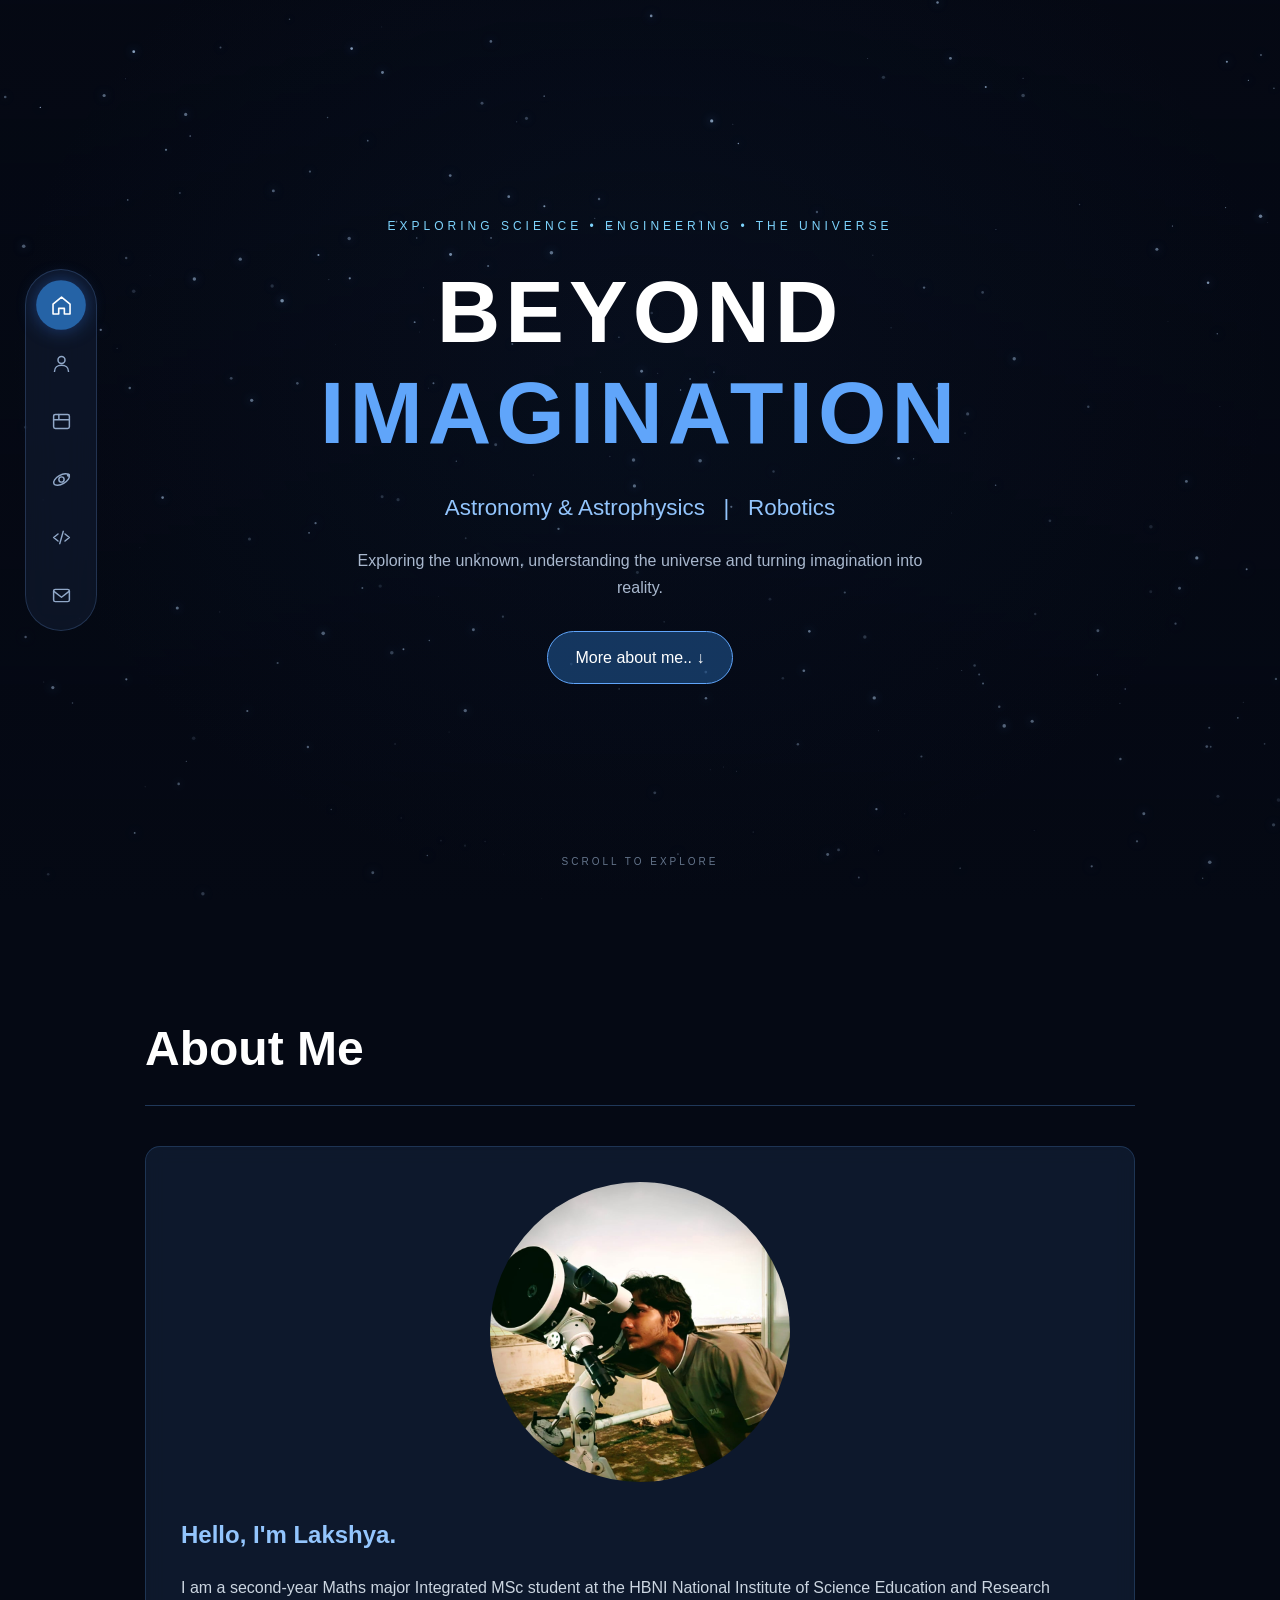
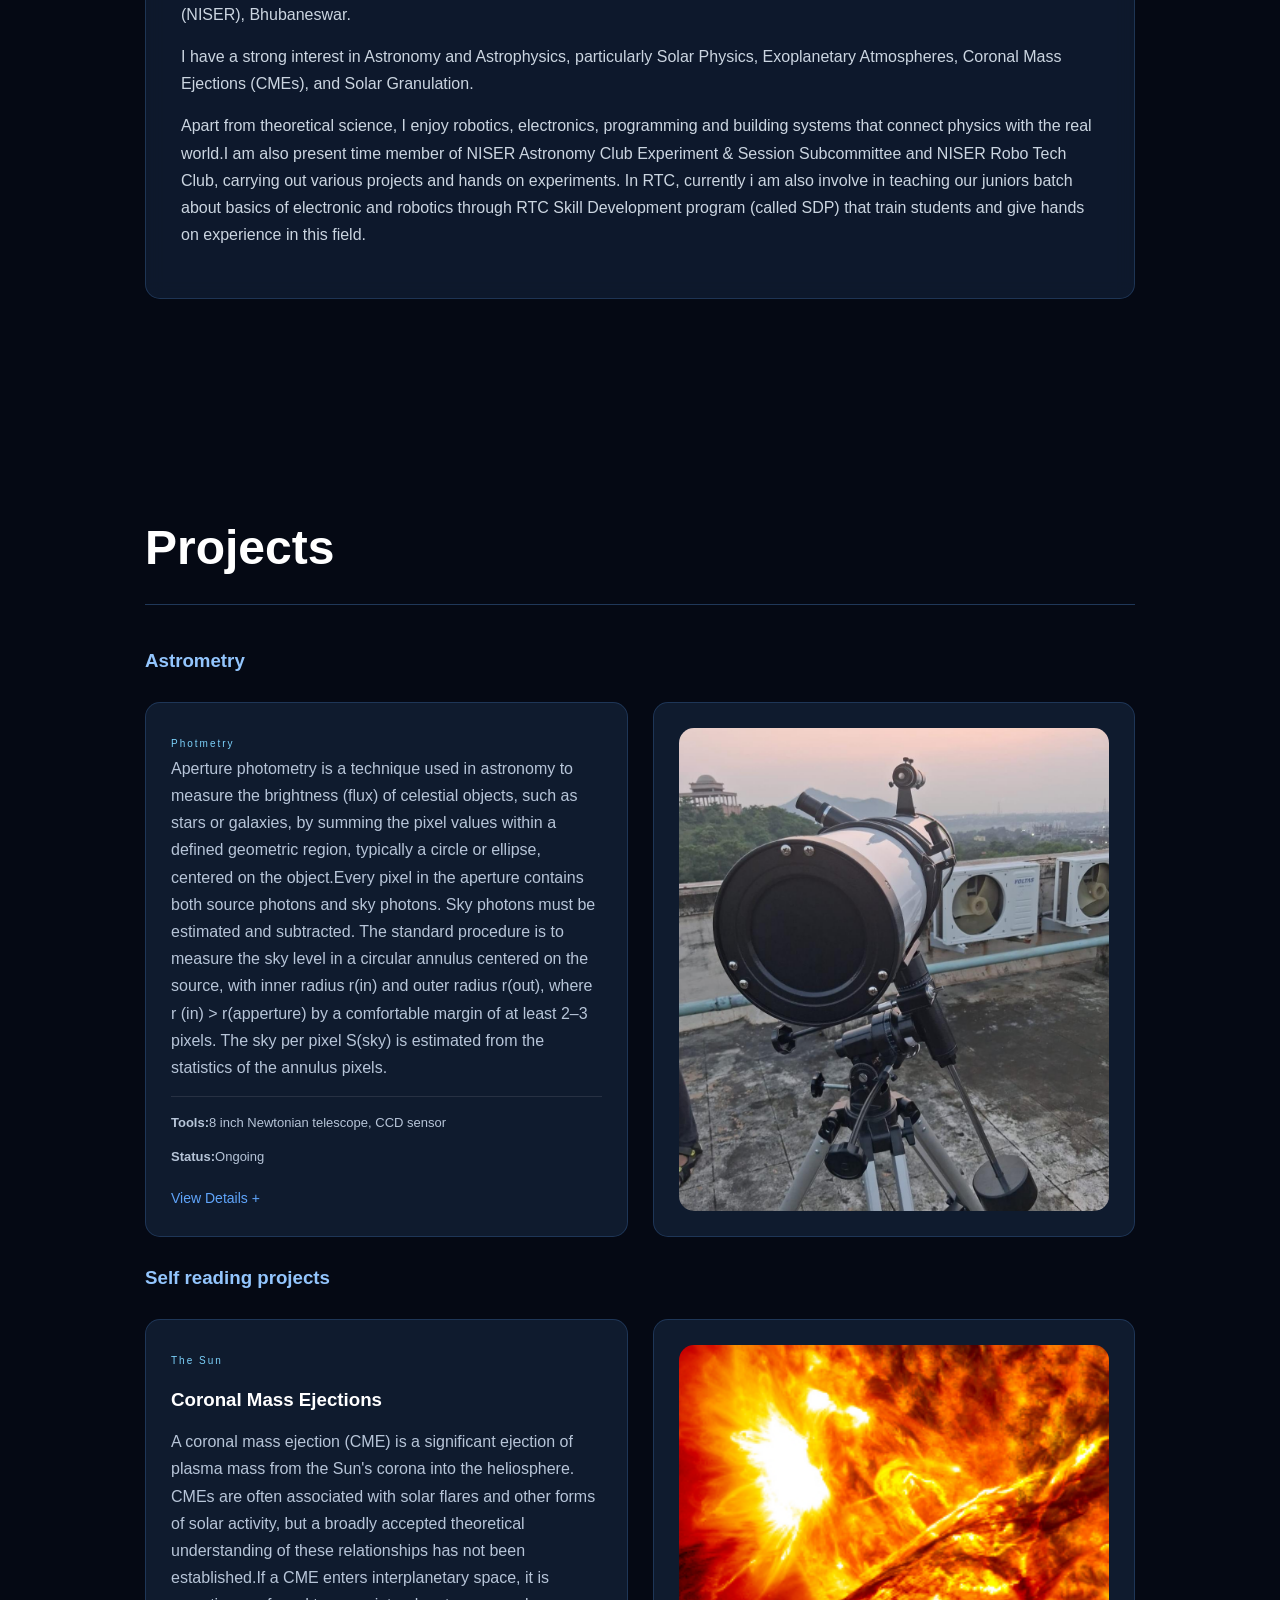
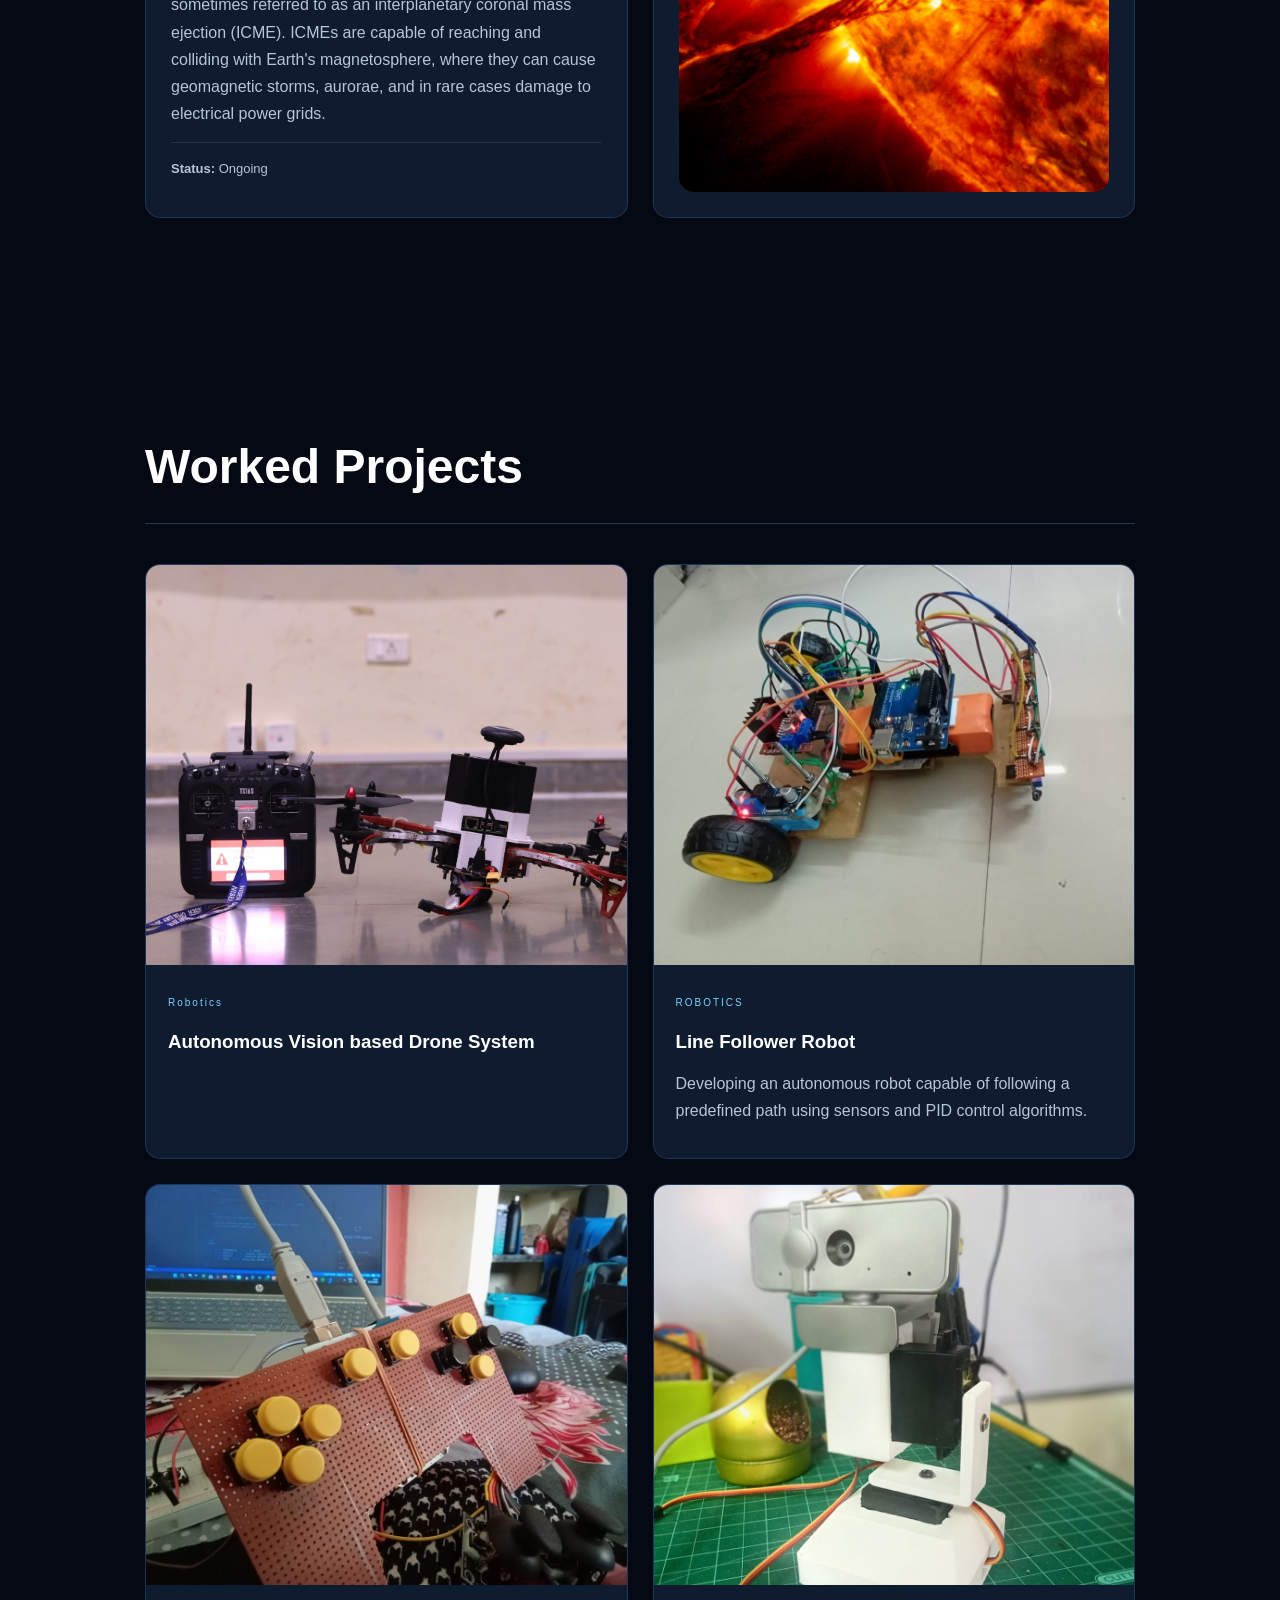
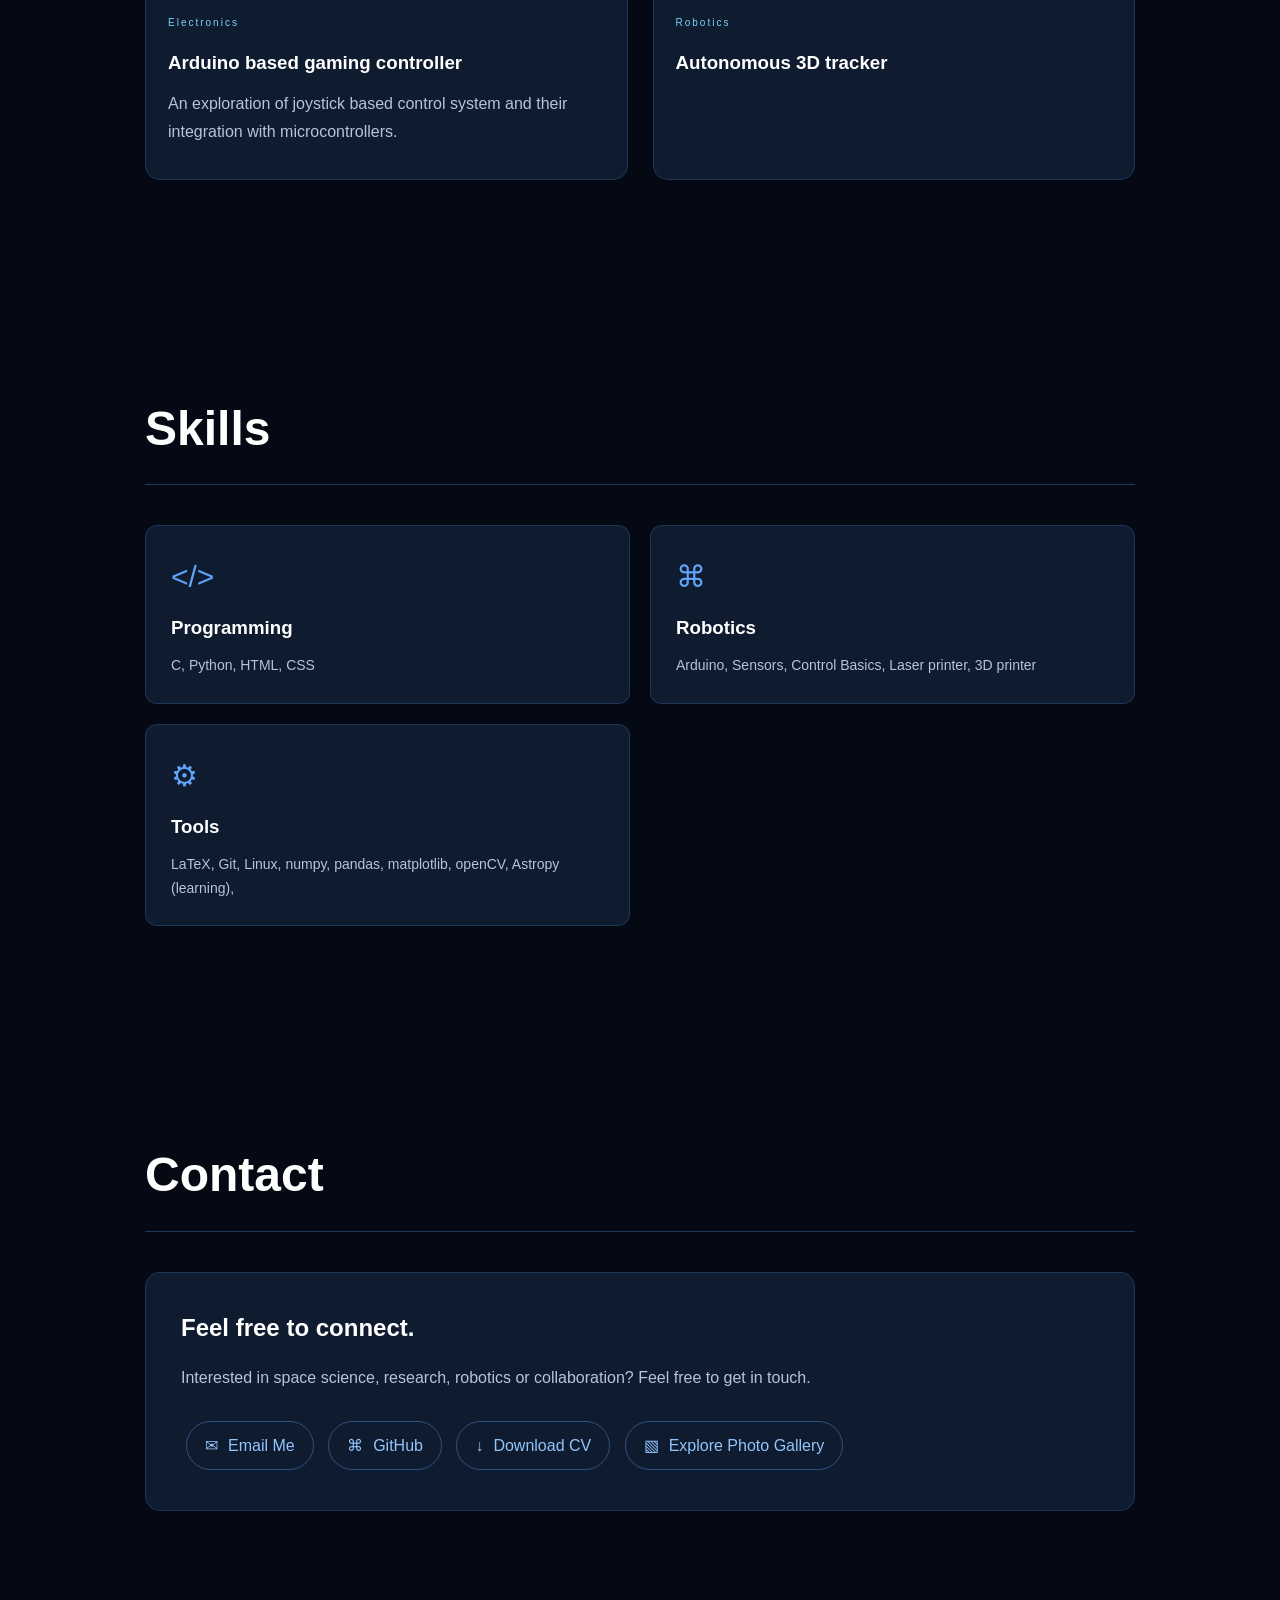
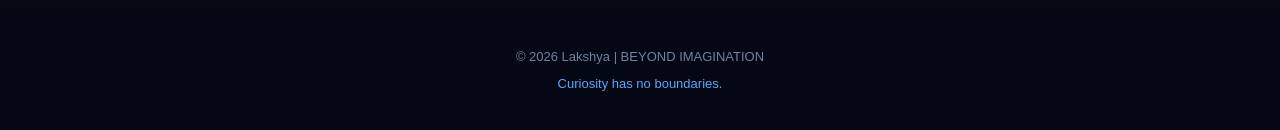
<file: index.html>
<!DOCTYPE html>
<html lang="en">
<head>
    <meta charset="UTF-8">
    <meta name="viewport" content="width=device-width, initial-scale=1.0">
    <meta name="description" content="Lakshya's personal portfolio exploring robotics, astronomy and astrophysics.">
    <title>Lakshya | Beyond Imagination</title>
    <link rel="stylesheet" href="style.css">
</head>

<body>

    <!-- ANIMATED BACKGROUND -->
    <canvas id="starfield"></canvas>
    <!-- BACKGROUND OVERLAY -->
    <div class="background-overlay"></div>
    <!-- FLOATING NAVIGATION -->
    <nav class="floating-nav" aria-label="Main navigation">
        <a href="#home" class="nav-item active" aria-label="Home" title="Home">
            <svg viewBox="0 0 24 24">
                <path d="M3 10.5L12 3l9 7.5V21h-6v-6H9v6H3z"/>
            </svg>
        </a>

        <a href="#about" class="nav-item" aria-label="About" title="About">
            <svg viewBox="0 0 24 24">
                <circle cx="12" cy="8" r="4"/>
                <path d="M4 21c0-4.4 3.6-7 8-7s8 2.6 8 7"/>
            </svg>
        </a>

        <a href="#projects" class="nav-item" aria-label="Projects" title="Projects">
            <svg viewBox="0 0 24 24">
                <rect x="3" y="4" width="18" height="16" rx="2"/>
                <path d="M3 10h18M9 4v6"/>
            </svg>
        </a>

        <a href="#ideas" class="nav-item" aria-label="Research" title="Research">
            <svg viewBox="0 0 24 24">
                <circle cx="12" cy="12" r="3"/>
                <ellipse cx="12" cy="12" rx="10" ry="5"
                         transform="rotate(-30 12 12)"/>
                <circle cx="20" cy="7" r="1"/>
            </svg>
        </a>

        <a href="#skills" class="nav-item" aria-label="Skills" title="Skills">
            <svg viewBox="0 0 24 24">
                <path d="M8 8l-5 4 5 4M16 8l5 4-5 4M14 5l-4 14"/>
            </svg>
        </a>

        <a href="#contact" class="nav-item" aria-label="Contact" title="Contact">
            <svg viewBox="0 0 24 24">
                <rect x="3" y="5" width="18" height="14" rx="2"/>
                <path d="M3 7l9 7 9-7"/>
            </svg>
        </a>

    </nav>

    <!-- MAIN CONTENT -->
    <main>
        <!-- HOME -->
        <section id="home" class="hero">
            <div class="hero-content">
                <p class="eyebrow">
                    EXPLORING SCIENCE • ENGINEERING • THE UNIVERSE
                </p>
                <h1>BEYOND <span>IMAGINATION</span></h1>
                <p class="hero-subtitle">
                    Astronomy & Astrophysics &nbsp; | &nbsp; Robotics
                </p>
                <p class="hero-description">
                    Exploring the unknown, understanding the universe
                    and turning imagination into reality.
                </p>
                <a href="#about" class="explore-btn">
                    More about me.. <span>↓</span>
                </a>
            </div>

            <div class="scroll-indicator">
                SCROLL TO EXPLORE
            </div>
        </section>

        <!-- ABOUT -->
        <section id="about" class="content-section reveal">
            <div class="section-heading">
                <!--<span class="section-number">01 / INTRODUCTION</span>-->
                <h2>About Me</h2>
            </div>

            <div class="about-card">
                <!-- Add your photograph here if desired -->
                <div style="text-align: center;">
                    <img src="assets/profile_photo.jpeg" alt="Lakshya" class="profile-img">
                </div>
                     <!--<img src="assets/profile_photo.jpeg" alt="Lakshya" class="profile-img">-->
                <!--<div>-->
                    <h3>Hello, I'm Lakshya.</h3>
                    <p>
                        I am a second-year Maths major Integrated MSc student
                        at the HBNI National Institute of Science Education
                        and Research (NISER), Bhubaneswar.
                    </p>
                    <p>
                        I have a strong interest in Astronomy and
                        Astrophysics, particularly Solar Physics,
                        Exoplanetary Atmospheres, Coronal Mass
                        Ejections (CMEs), and Solar Granulation.
                    </p>
                    <p>
                        Apart from theoretical science, I enjoy
                        robotics, electronics, programming and
                        building systems that connect physics
                        with the real world.I am also present time member of NISER Astronomy Club Experiment & Session 
                        Subcommittee and NISER Robo Tech Club, carrying out various projects and hands on experiments.
                        In RTC, currently i am also involve in teaching our juniors batch about basics of electronic and robotics through RTC Skill Development program
                        (called SDP) that train students and give hands on experience in this field.
                    </p>
                </div>
            </div>
        </section>

        <!-- PROJECTS -->
        <section id="projects" class="content-section reveal">
            <div class="section-heading">
                <!--<span class="section-number">02 / IMPLEMENTATION</span>-->
                <h2>Projects</h2>
            </div>
            <h3 class="category-title">Astrometry</h3>
            <div class="project-grid">
                <article class="project-card">
                    <span class="project-tag">Photmetry</span>
                    <p>
                        Aperture photometry is a technique used in astronomy to measure
                        the brightness (flux) of celestial objects, such as stars or galaxies,
                        by summing the pixel values within a defined geometric region, typically a 
                        circle or ellipse, centered on the object.Every pixel in the aperture contains both source photons and sky photons. Sky photons
                        must be estimated and subtracted. The standard procedure is to measure the sky level
                        in a circular annulus centered on the source, with inner radius r(in) and outer radius
                        r(out), where r (in) > r(apperture) by a comfortable margin of at least 2–3 pixels. The sky per pixel
                        S(sky) is estimated from the statistics of the annulus pixels.
                    </p>
                    <div class="project-details">
                        <p><strong>Tools:</strong>8 inch Newtonian telescope, CCD sensor</p>
                        <p><strong>Status:</strong>Ongoing</p>
                    </div>
                    <button class="details-btn" type="button">
                        View Details +
                    </button>
                </article>

                <article class="project-card">
                    <img src="assets/telescope.jpeg" 
                    alt="CCD Camera Sensor" class="project-image">
                </article>
            </div>

            <h3 class="category-title">Self reading projects</h3>
            <div class="project-grid">
                <article class="project-card">
                    <span class="project-tag">The Sun</span>
                    <h3>Coronal Mass Ejections</h3>
                    <p>
                        A coronal mass ejection (CME) is a significant ejection of plasma mass from 
                        the Sun's corona into the heliosphere. CMEs are often associated with solar 
                        flares and other forms of solar activity, but a broadly accepted theoretical 
                        understanding of these relationships has not been established.If a CME enters 
                        interplanetary space, it is sometimes referred to as an interplanetary coronal 
                        mass ejection (ICME). ICMEs are capable of reaching and colliding with Earth's 
                        magnetosphere, where they can cause geomagnetic storms, aurorae, and in rare cases 
                        damage to electrical power grids. 
                    </p>
                    <div class="project-details">
                        <p><strong>Status:</strong> Ongoing</p>
                    </div>
                    <!-- <button class="details-btn" type="button">
                        View Details +
                    </button> -->
                </article>

                <article class="project-card">
                    <!--<span class="project-tag">CME</span>-->

                    <!--<h3></h3>-->

                    <!--<p>
                        Numerical exploration of stellar motion
                        under simplified galactic gravitational models.
                    </p>-->

                    <!-- <div class="project-details">
                        <p><strong>Status:</strong> Ongoing</p>
                    </div> -->

                    <!-- <button class="details-btn" type="button">
                        View Details +
                    </button> -->
                    <img src="assets/CME.jpg" alt="CME" class="project-image">
                </article>

            </div>

        </section>


        <!-- RESEARCH IDEAS -->
        <section id="ideas" class="content-section reveal">

            <div class="section-heading">
                <!--<span class="section-number">03 / EXPLORATION</span>-->
                <h2>Worked Projects</h2>
            </div>

            <div class="project-grid">

                <article class="project-card idea-card">

                    <img src="assets/drone.jpeg"
                         alt="Autonomous Drone System.">

                    <div class="idea-content">
                        <span class="project-tag">Robotics</span>

                        <h3>Autonomous Vision based Drone System</h3>

                        <p>
                        
                        </p>
                    </div>

                </article>


                <article class="project-card idea-card">

                    <img src="assets/line_follower.jpeg"
                         alt="Line follower robot.">

                    <div class="idea-content">
                        <span class="project-tag">ROBOTICS</span>

                        <h3>Line Follower Robot</h3>

                        <p>
                            Developing an autonomous robot capable
                            of following a predefined path using
                            sensors and PID control algorithms.
                        </p>
                    </div>

                </article>

                <article class="project-card idea-card">
                    <img src="assets/gaming_controller.jpeg" alt="Gaming controller.">
                    <div class="idea-content">
                        <span class="project-tag">Electronics</span>
                        <h3>Arduino based gaming controller</h3>
                        <p>
                            An exploration of joystick based control system and their integration with microcontrollers.
                        </p>
                    </div>

                </article>

                <artical class="project-card idea-card">
                    <img src="assets/3D_tracker.jpeg" alt="Autonomous Vision based 3D tracker.">
                    <div class="idea-content">
                        <span class="project-tag">Robotics</span>
                        <h3>Autonomous 3D tracker</h3>
                        <p>
                            
                        </p>
                    </div>
                </artical>

            </div>

        </section>


        <!-- SKILLS -->
        <section id="skills" class="content-section reveal">

            <div class="section-heading">
                <!--<span class="section-number">04 / CAPABILITIES</span>-->
                <h2>Skills</h2>
            </div>

            <div class="skills-grid">

                <div class="skill-card">
                    <span class="skill-symbol">&lt;/&gt;</span>
                    <h3>Programming</h3>
                    <p>C, Python, HTML, CSS</p>
                </div>

                <div class="skill-card">
                    <span class="skill-symbol">⌘</span>
                    <h3>Robotics</h3>
                    <p>Arduino, Sensors, Control Basics, Laser printer, 3D printer</p>
                </div>

                <!-- <div class="skill-card">
                    <span class="skill-symbol">∑</span>
                    <h3>Physics</h3>
                    <p>Classical Mechanics, Electromagnetism</p>
                </div> -->

                <div class="skill-card">
                    <span class="skill-symbol">⚙</span>
                    <h3>Tools</h3>
                    <p>LaTeX, Git, Linux, numpy, pandas, matplotlib, openCV, Astropy (learning), </p>
                </div>

            </div>

        </section>


        <!-- CONTACT -->
        <section id="contact" class="content-section reveal">

            <div class="section-heading">
                <!--<span class="section-number">05 / CONNECT</span>-->
                <h2>Contact</h2>
            </div>

            <div class="contact-card">

                <h3>Feel free to connect.</h3>

                <p>
                    Interested in space science, research, robotics
                    or collaboration? Feel free to get in touch.
                </p>

                <a href="mailto:lakshya.msc2025@niser.ac.in"
                   class="contact-link">
                    <span>✉</span> Email Me
                </a>

                <a href="https://github.com/mark42-lakshya"
                   target="_blank"
                   rel="noopener noreferrer"
                   class="contact-link">
                    <span>⌘</span> GitHub
                </a>

                <a href="assets/FINAL_CV.pdf"
                   target="_blank"
                   rel="noopener noreferrer"
                   class="contact-link">
                    <span>↓</span> Download CV
                </a>

                <a href="gallery.html" class="contact-link">
                    <span>▧</span> Explore Photo Gallery
                </a>



            </div>

        </section>

    </main>


    <!-- FOOTER -->
    <footer>
        <p>© 2026 Lakshya | BEYOND IMAGINATION</p>
        <p>Curiosity has no boundaries.</p>
    </footer>


    <script src="script.js"></script>

</body>
</html>
</file>
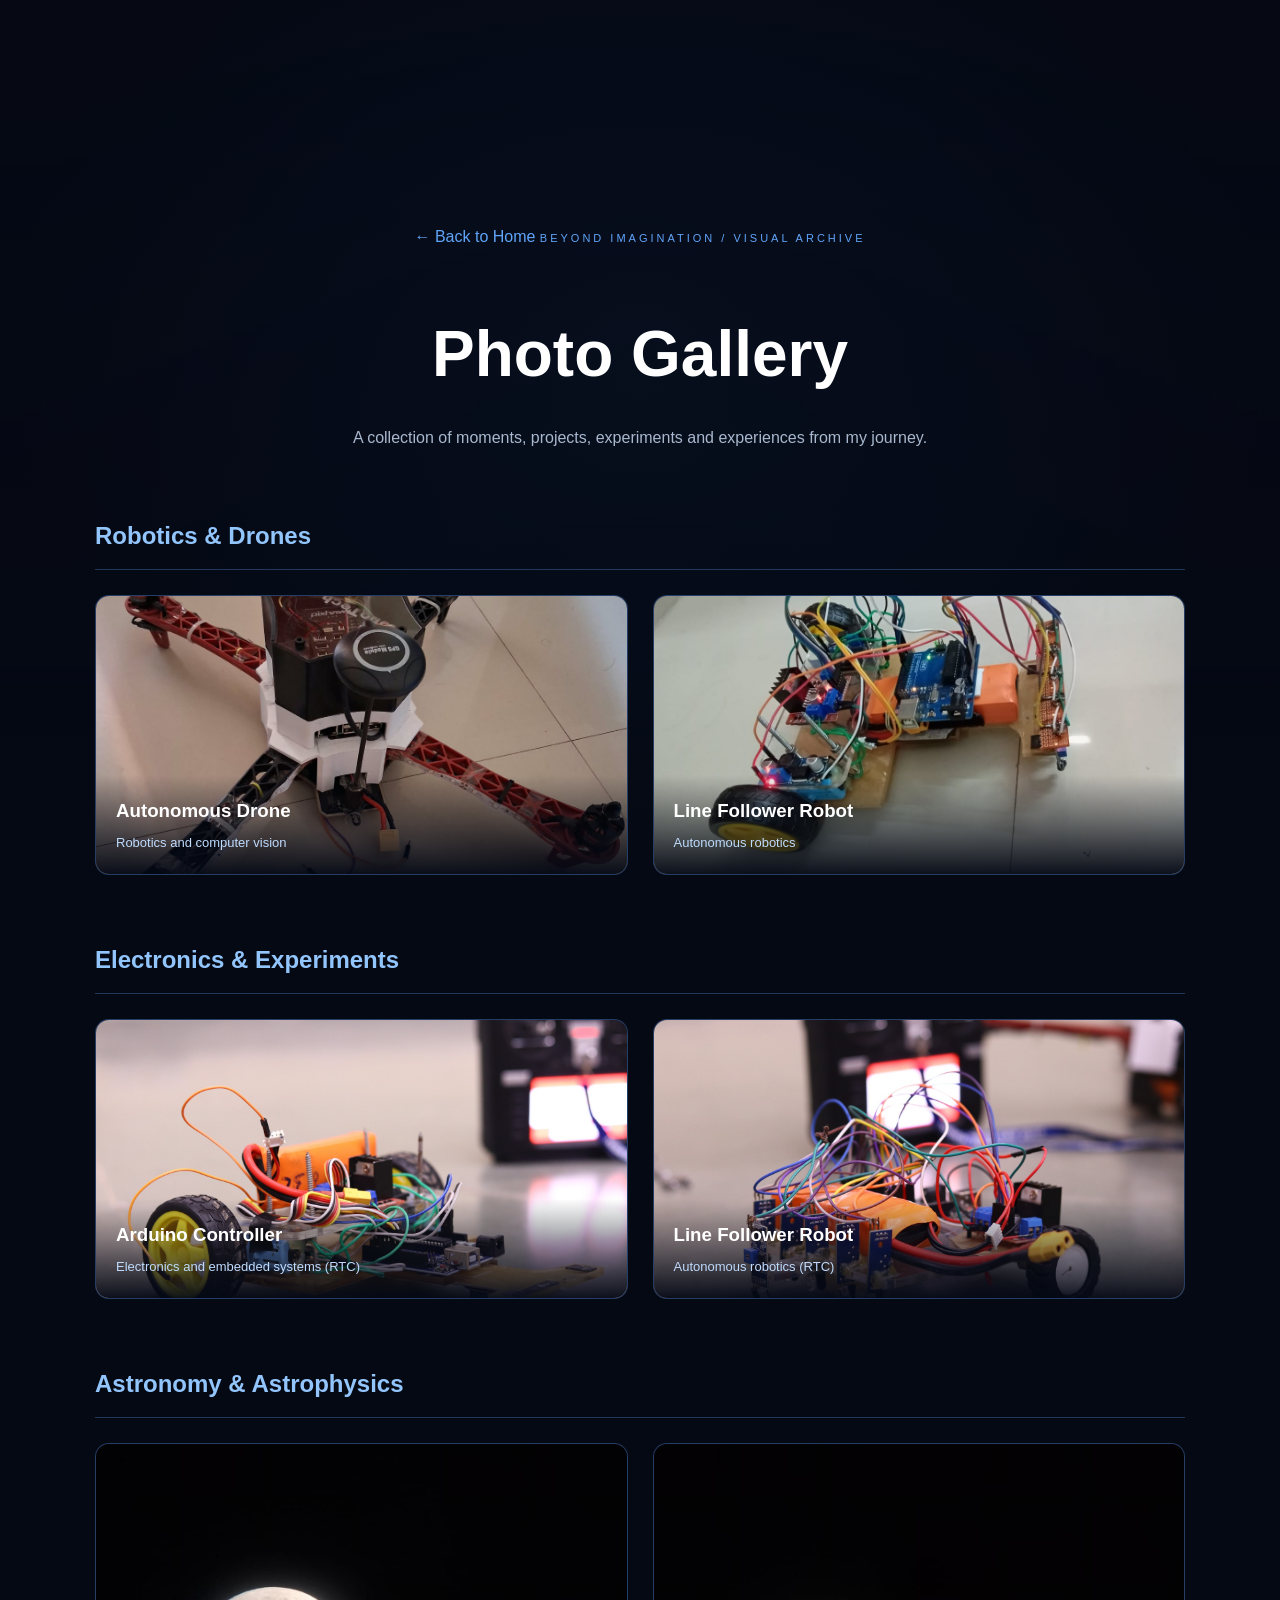
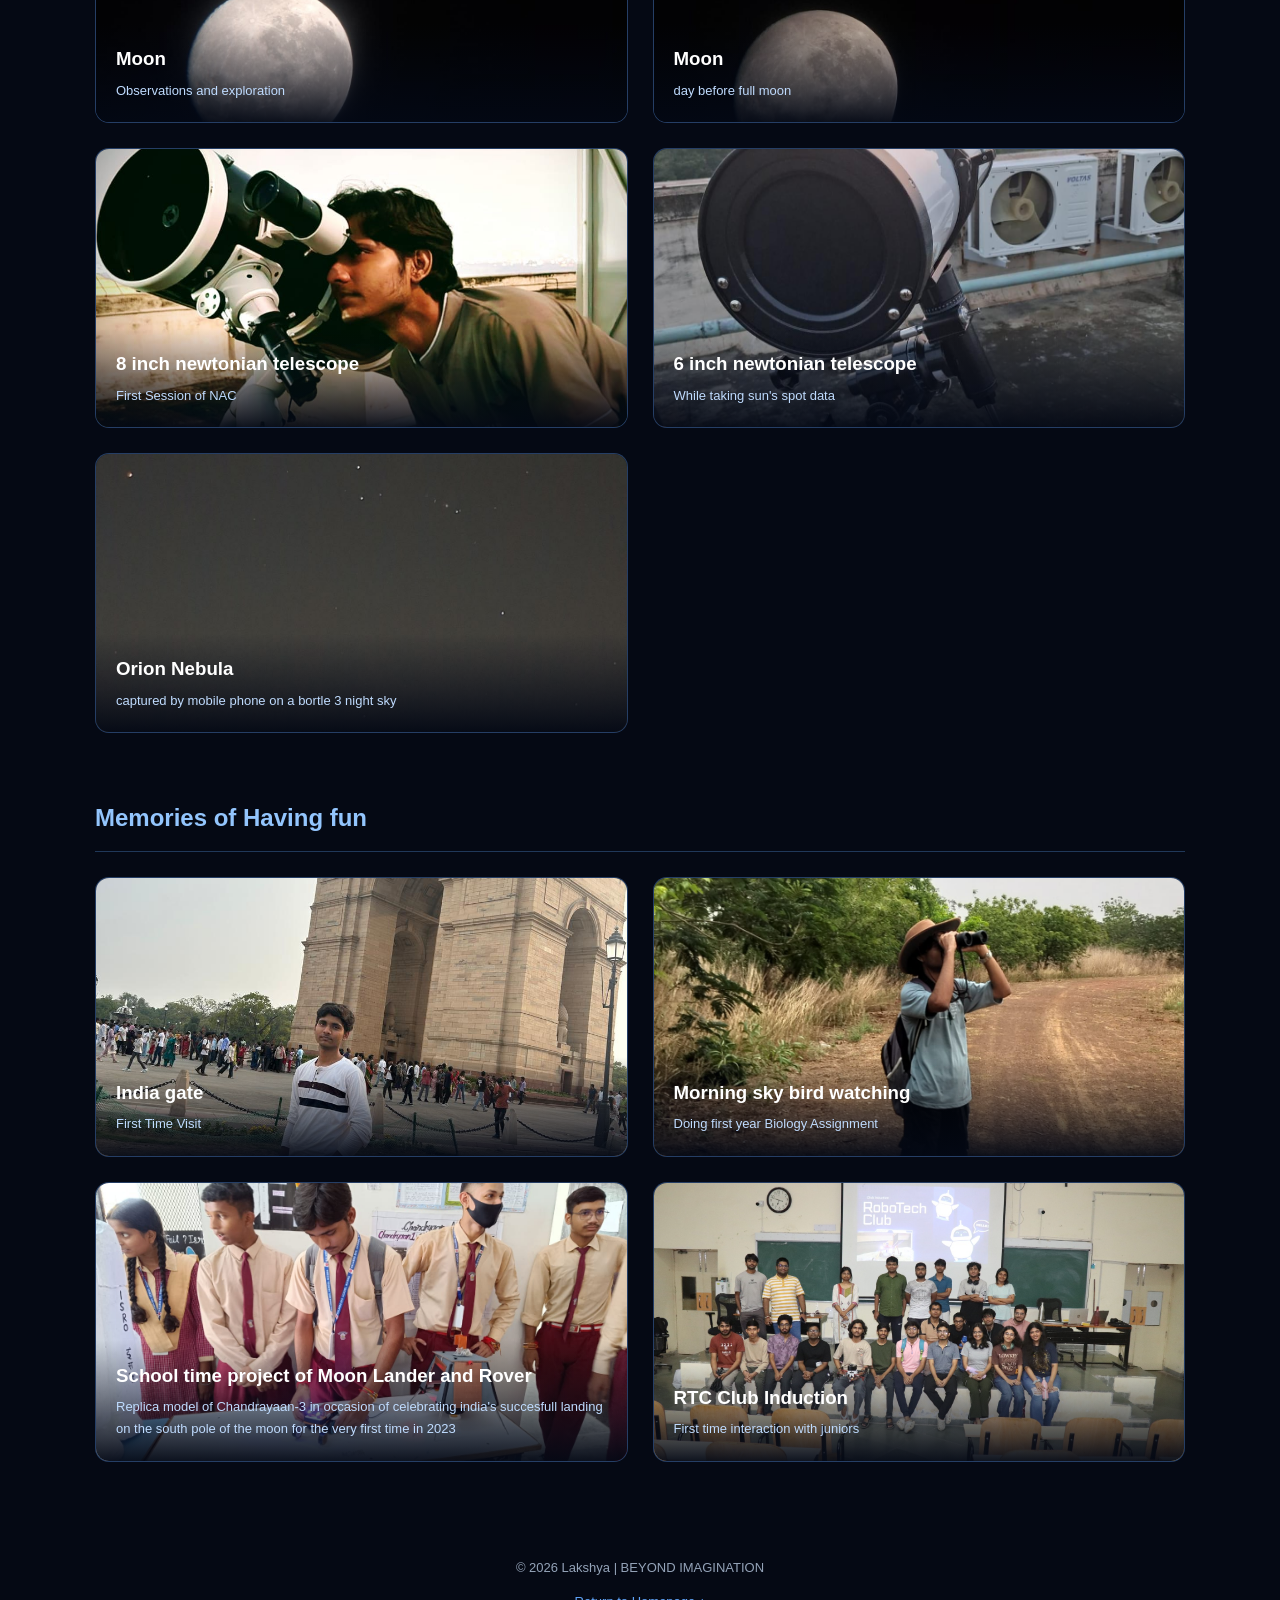
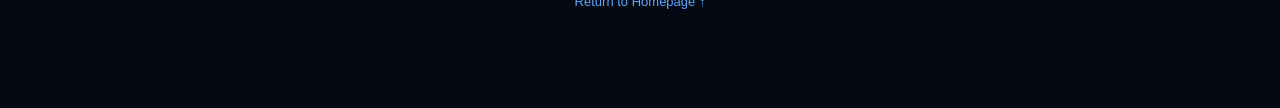
<file: gallery.html>
<!DOCTYPE html>
<html lang="en">

<head>
    <meta charset="UTF-8">
    <meta name="viewport" content="width=device-width, initial-scale=1.0">

    <title>Photo Gallery | Lakshya</title>

    <link rel="stylesheet" href="style.css">
</head>

<body>

    <!-- BLACK HOLE BACKGROUND -->
    <div class="blackhole-background">
        <canvas id="blackhole"></canvas>
    </div>

    <div class="background-overlay"></div>


    <!-- GALLERY PAGE -->
    <main class="gallery-page">

        <header class="gallery-header">

            <a href="index.html" class="back-home">
                ← Back to Home
            </a>

            <span class="section-number">
                BEYOND IMAGINATION / VISUAL ARCHIVE
            </span>

            <h1>Photo Gallery</h1>

            <p>
                A collection of moments, projects, experiments
                and experiences from my journey.
            </p>

        </header>


        <!-- ROBOTICS -->
        <section class="gallery-category">

            <h2>Robotics & Drones</h2>

            <div class="gallery-grid">

                <a href="assets/drone2.jpeg"
                   target="_blank"
                   class="gallery-item">

                    <img src="assets/drone2.jpeg"
                         alt="Autonomous drone project">

                    <div class="gallery-caption">
                        <h3>Autonomous Drone</h3>
                        <p>Robotics and computer vision</p>
                    </div>

                </a>


                <a href="assets/line_follower.jpeg"
                   target="_blank"
                   class="gallery-item">

                    <img src="assets/line_follower.jpeg"
                         alt="Line follower robot">

                    <div class="gallery-caption">
                        <h3>Line Follower Robot</h3>
                        <p>Autonomous robotics</p>
                    </div>

                </a>

            </div>

        </section>


        <!-- ELECTRONICS -->
        <section class="gallery-category">

            <h2>Electronics & Experiments</h2>

            <div class="gallery-grid">

                <a href="assets/lf.jpeg"
                   target="_blank"
                   class="gallery-item">

                    <img src="assets/lf.jpeg"
                         alt="Arduino controller project">

                    <div class="gallery-caption">
                        <h3>Arduino Controller</h3>
                        <p>Electronics and embedded systems (RTC)</p>
                    </div>

                </a>

                <a href="assets/lf2.jpeg"
                   target="_blank"
                   class="gallery-item">

                    <img src="assets/lf2.jpeg"
                         alt="Line follower robot">

                    <div class="gallery-caption">
                        <h3>Line Follower Robot</h3>
                        <p>Autonomous robotics (RTC)</p>
                    </div>

                </a>

                <!-- Add more photographs here -->

            </div>

        </section>


        <!-- ASTRONOMY -->
        <section class="gallery-category">

            <h2>Astronomy & Astrophysics</h2>

            <div class="gallery-grid">

                <!-- Replace these examples with your actual photographs -->

                <a href="assets/moon1.jpeg"
                   target="_blank"
                   class="gallery-item">

                    <img src="assets/moon1.jpeg"
                         alt="Astronomy observation">

                    <div class="gallery-caption">
                        <h3>Moon</h3>
                        <p>Observations and exploration</p>
                    </div>

                </a>

                <a href="assets/moon2.jpeg"
                   target="_blank"
                   class="gallery-item">

                    <img src="assets/moon2.jpeg"
                         alt="Line follower robot">

                    <div class="gallery-caption">
                        <h3>Moon</h3>
                        <p>day before full moon</p>
                    </div>

                </a>

                <a href="assets/profile_photo.jpeg"
                   target="_blank"
                   class="gallery-item">

                    <img src="assets/profile_photo.jpeg"
                         alt="Sky Mining">

                    <div class="gallery-caption">
                        <h3>8 inch newtonian telescope</h3>
                        <p>First Session of NAC</p>
                    </div>

                </a>

                <a href="assets/telescope.jpeg"
                   target="_blank"
                   class="gallery-item">

                    <img src="assets/telescope.jpeg"
                         alt="NAC 6 inch Newtonian telescope">

                    <div class="gallery-caption">
                        <h3>6 inch newtonian telescope</h3>
                        <p>While taking sun's spot data</p>
                    </div>

                </a>

                <a href="assets/orion_nebula.jpeg"
                   target="_blank"
                   class="gallery-item">

                    <img src="assets/orion_nebula.jpeg"
                         alt="Orion Nebula">

                    <div class="gallery-caption">
                        <h3>Orion Nebula</h3>
                        <p>captured by mobile phone on a bortle 3 night sky</p>
                    </div>

                </a>

            </div>

        </section>




        <section class="gallery-category">
            <h2>Memories of Having fun</h2>
            <div class="gallery-grid">
                <a href="assets/india_gate.jpeg" target="_blank" class="gallery-item">
                    <img src="assets/india_gate.jpeg" alt="India gate">
                    <div class="gallery-caption">
                        <h3>India gate</h3>
                        <p>First Time Visit</p>
                    </div>
                </a>

                <a href="assets/bird_watching.jpeg"
                   target="_blank"
                   class="gallery-item">

                    <img src="assets/bird_watching.jpeg"
                         alt="Line follower robot">

                    <div class="gallery-caption">
                        <h3>Morning sky bird watching</h3>
                        <p>Doing first year Biology Assignment</p>
                    </div>

                </a>

                <a href="assets/school_rover.jpeg"
                   target="_blank"
                   class="gallery-item">

                    <img src="assets/school_rover.jpeg"
                         alt="Rover prototype">

                    <div class="gallery-caption">
                        <h3>School time project of Moon Lander and Rover</h3>
                        <p>Replica model of Chandrayaan-3 in occasion of celebrating india's succesfull landing on the south pole of the moon for the very first time in 2023 </p>
                    </div>

                </a>

                <a href="assets/sdp_group_photo.jpeg"
                   target="_blank"
                   class="gallery-item">

                    <img src="assets/sdp_group_photo.jpeg"
                         alt="RTC Induction Program">

                    <div class="gallery-caption">
                        <h3>RTC Club Induction</h3>
                        <p>First time interaction with juniors</p>
                    </div>

                </a>

            </div>

        </section>


        <footer class="gallery-footer">
            <p>© 2026 Lakshya | BEYOND IMAGINATION</p>
            <a href="index.html">Return to Homepage ↑</a>
        </footer>

    </main>


    <script src="script.js"></script>

</body>
</html>
</file>
<file: style.css>
/* =====================================
   1. GLOBAL SETTINGS
===================================== */

* {
    margin: 0;
    padding: 0;
    box-sizing: border-box;
}

html {
    scroll-behavior: smooth;
    scroll-padding-top: 30px;
}

body {
    font-family: Arial, Helvetica, sans-serif;
    background: #050914;
    color: #e5edf7;
    line-height: 1.7;
    overflow-x: hidden;
}

/* =====================================
   2. ANIMATED STARFIELD BACKGROUND
===================================== */

#starfield {
    position: fixed;
    inset: 0;
    width: 100%;
    height: 100%;
    z-index: -2;
    pointer-events: none;
}

.background-overlay {
    position: fixed;
    inset: 0;
    z-index: -1;
    pointer-events: none;

    background:
        radial-gradient(
            ellipse at 50% 40%,
            rgba(20, 45, 80, 0.15),
            transparent 70%
        ),
        linear-gradient(
            to bottom,
            rgba(5, 9, 20, 0.15),
            rgba(5, 9, 20, 0.55)
        );
}

/* =====================================
   3. FLOATING NAVIGATION
===================================== */

.floating-nav {
    position: fixed;
    top: 50%;
    left: 25px;
    transform: translateY(-50%);

    display: flex;
    flex-direction: column;
    gap: 12px;

    padding: 12px;

    background: rgba(15, 25, 45, 0.75);
    border: 1px solid rgba(125, 180, 255, 0.2);
    border-radius: 40px;

    backdrop-filter: blur(15px);
    -webkit-backdrop-filter: blur(15px);

    z-index: 1000;
}

.nav-item {
    width: 46px;
    height: 46px;

    display: flex;
    align-items: center;
    justify-content: center;

    border-radius: 50%;

    color: #91a8c8;
    text-decoration: none;

    transition: 0.3s ease;
}

.nav-item svg {
    width: 21px;
    height: 21px;

    fill: none;
    stroke: currentColor;
    stroke-width: 1.7;
    stroke-linecap: round;
    stroke-linejoin: round;
}

.nav-item:hover,
.nav-item.active {
    color: #ffffff;
    background: #2563a6;
    box-shadow: 0 0 18px rgba(59, 130, 246, 0.4);
    transform: scale(1.08);
}

/* =====================================
   4. HERO SECTION
===================================== */

.hero {
    min-height: 100vh;

    display: flex;
    align-items: center;
    justify-content: center;

    text-align: center;

    padding: 100px 25px;
    position: relative;
}

.hero-content {
    max-width: 850px;
}

.eyebrow {
    color: #7dd3fc;
    font-size: 12px;
    letter-spacing: 4px;
    margin-bottom: 25px;
}

.hero h1 {
    font-size: clamp(2.5rem, 7vw, 5.5rem);
    font-weight: 800;
    letter-spacing: 5px;
    line-height: 1.15;
    color: #ffffff;
}

.hero h1 span {
    color: #60a5fa;
}

.hero-subtitle {
    margin-top: 25px;
    color: #93c5fd;
    font-size: clamp(1rem, 2.5vw, 1.4rem);
}

.hero-description {
    color: #a9b8ce;
    margin: 20px auto 30px;
    max-width: 600px;
}

.explore-btn {
    display: inline-block;
    padding: 12px 28px;

    color: white;
    background: rgba(37, 99, 166, 0.5);

    border: 1px solid #60a5fa;
    border-radius: 30px;

    text-decoration: none;
    transition: 0.3s;
}

.explore-btn:hover {
    background: #2563a6;
    box-shadow: 0 0 25px rgba(59, 130, 246, 0.5);
    transform: translateY(-3px);
}

.scroll-indicator {
    position: absolute;
    bottom: 30px;
    color: #64748b;
    font-size: 10px;
    letter-spacing: 3px;
}

/* =====================================
   5. COMMON SECTION DESIGN
===================================== */

.content-section {
    max-width: 1050px;
    margin: auto;
    padding: 100px 30px;
}

.section-heading {
    margin-bottom: 40px;
}

.section-number {
    color: #60a5fa;
    font-size: 11px;
    letter-spacing: 3px;
}

.section-heading h2 {
    font-size: clamp(2rem, 5vw, 3rem);
    color: #ffffff;
    margin-top: 8px;
    border-bottom: 1px solid rgba(96, 165, 250, 0.3);
    padding-bottom: 15px;
}

/* =====================================
   6. ABOUT SECTION
===================================== */

.about-card {
    padding: 35px;

    background: rgba(18, 32, 55, 0.7);
    border: 1px solid rgba(96, 165, 250, 0.2);
    border-radius: 15px;

    backdrop-filter: blur(10px);
}

.about-card h3 {
    color: #93c5fd;
    font-size: 1.5rem;
    margin-bottom: 18px;
}

.about-card p {
    color: #cbd5e1;
    margin-bottom: 15px;
}

.profile-img {
    width: 300px;
    height: 300px;
    object-fit: cover;
    border-radius: 50%;
    margin-bottom: 25px;
}

/* =====================================
   7. PROJECT CARDS
===================================== */

.image-card {
    padding: 0;
    overflow: hidden;
    height: 345px;
}

.project-image {
    width: 100%;
    height: 100%;
    object-fit: cover;
    display: block;
    border-radius: inherit;
}

.category-title {
    color: #93c5fd;
    margin: 25px 0;
}

.project-grid {
    display: grid;
    grid-template-columns: repeat(2, minmax(0, 1fr));
    gap: 25px;
}

.project-card {
    background: rgba(18, 32, 55, 0.78);
    border: 1px solid rgba(96, 165, 250, 0.2);
    border-radius: 15px;

    padding: 25px;

    transition: transform 0.3s, border-color 0.3s,
                box-shadow 0.3s;
}

.project-card:hover {
    transform: translateY(-7px);
    border-color: #60a5fa;
    box-shadow: 0 10px 35px rgba(37, 99, 166, 0.2);
}

.project-card h3 {
    color: #ffffff;
    margin: 12px 0;
}

.project-card p {
    color: #b7c5d8;
    margin-bottom: 12px;
}

.project-tag {
    color: #7dd3fc;
    font-size: 10px;
    letter-spacing: 2px;
}

.project-details {
    border-top: 1px solid rgba(255,255,255,0.1);
    padding-top: 15px;
    margin-top: 15px;
    font-size: 13px;
}

.details-btn {
    background: transparent;
    color: #60a5fa;
    border: none;
    font-size: 14px;
    cursor: pointer;
    margin-top: 10px;
}

/* RESEARCH IDEA IMAGES */

.idea-card {
    padding: 0;
    overflow: hidden;
}

.idea-card img {
    width:100%;
    height: 400px;
    object-fit: cover;
    display: block;
}

.idea-content {
    padding: 22px;
}

/* =====================================
   8. SKILLS
===================================== */

.skills-grid {
    display: grid;
    grid-template-columns: repeat(2, minmax(0, 1fr));
    gap: 20px;
}

.skill-card {
    background: rgba(18, 32, 55, 0.78);
    border: 1px solid rgba(96, 165, 250, 0.2);
    padding: 25px;
    border-radius: 12px;
    transition: 0.3s;
}

.skill-card:hover {
    border-color: #60a5fa;
    transform: translateY(-5px);
}

.skill-symbol {
    font-size: 30px;
    color: #60a5fa;
}

.skill-card h3 {
    color: #ffffff;
    margin: 10px 0;
}

.skill-card p {
    color: #b7c5d8;
    font-size: 14px;
}


/* =====================================
   PHOTO GALLERY
===================================== */

.gallery-page {
    position: relative;
    z-index: 2;

    max-width: 1150px;
    margin: auto;

    padding: 65px 30px;
    color: #e5edf7;
}

/* HEADER */

.gallery-header {
    text-align: center;
    margin-bottom: 65px;
    background: transparent;
}

.back-home {
    display: inline-block;
    color: #60a5fa;
    text-decoration: none;
    margin-bottom: 35px;
    transition: 0.3s;
}

.back-home:hover {
    color: white;
    transform: translateX(-5px);
}

.gallery-header h1 {
    font-size: clamp(2.5rem, 6vw, 4rem);
    color: white;
    margin: 15px 0;
}

.gallery-header p {
    color: #a9b8ce;
}

/* CATEGORY */

.gallery-category {
    margin-bottom: 65px;
}

.gallery-category h2 {
    color: #93c5fd;
    border-bottom: 1px solid rgba(96,165,250,0.3);
    padding-bottom: 12px;
    margin-bottom: 25px;
}

/* IMAGE GRID */

.gallery-grid {
    display: grid;
    grid-template-columns: repeat(2, minmax(0, 1fr));
    gap: 25px;
}

/* IMAGE CARD */

.gallery-item {
    position: relative;
    display: block;

    height: 280px;

    overflow: hidden;
    border-radius: 14px;

    background: #111c32;
    border: 1px solid rgba(96,165,250,0.25);

    text-decoration: none;

    transition: transform 0.3s ease,
                box-shadow 0.3s ease;
}

.gallery-item:hover {
    transform: translateY(-6px);
    box-shadow: 0 12px 30px rgba(37,99,166,0.25);
}

/* IMAGE */

.gallery-item img {
    width: 100%;
    height: 100%;

    object-fit: cover;
    object-position: center;

    display: block;

    transition: transform 0.5s ease;
}

.gallery-item:hover img {
    transform: scale(1.06);
}

/* IMAGE CAPTION */

.gallery-caption {
    position: absolute;
    bottom: 0;
    left: 0;
    right: 0;

    padding: 20px;

    background: linear-gradient(
        transparent,
        rgba(3,8,20,0.95)
    );
}

.gallery-caption h3 {
    color: white;
    margin-bottom: 5px;
}

.gallery-caption p {
    color: #bfdbfe;
    font-size: 13px;
}

/* FOOTER */

.gallery-footer {
    text-align: center;
    padding: 30px 10px;
    background: transparent;
    color: #94a3b8;
}

.gallery-footer a {
    display: inline-block;
    margin-top: 12px;
    color: #60a5fa;
    text-decoration: none;
}


/* MOBILE RESPONSIVENESS */

@media (max-width: 650px) {

    .gallery-page {
        padding: 45px 18px;
    }

    .gallery-grid {
        grid-template-columns: 1fr;
        gap: 20px;
    }

    .gallery-item {
        height: 240px;
    }

    .gallery-header {
        margin-bottom: 45px;
    }

}



/* =====================================
   9. CONTACT
===================================== */

.contact-card {
    background: rgba(18, 32, 55, 0.78);
    border: 1px solid rgba(96, 165, 250, 0.2);
    padding: 35px;
    border-radius: 15px;
}

.contact-card h3 {
    font-size: 1.5rem;
    color: #ffffff;
}

.contact-card p {
    color: #b7c5d8;
    margin: 15px 0 25px;
}

.contact-link {
    display: inline-flex;
    align-items: center;
    gap: 10px;

    padding: 10px 18px;
    margin: 5px;

    border: 1px solid rgba(96, 165, 250, 0.4);
    border-radius: 25px;

    color: #93c5fd;
    text-decoration: none;

    transition: 0.3s;
}

.contact-link:hover {
    background: #2563a6;
    color: white;
}

/* =====================================
   10. SCROLL REVEAL ANIMATION
===================================== */

.reveal {
    opacity: 0;
    transform: translateY(35px);
    transition: opacity 0.8s ease,
                transform 0.8s ease;
}

.reveal.visible {
    opacity: 1;
    transform: translateY(0);
}

/* =====================================
   11. FOOTER
===================================== */

footer {
    text-align: center;
    padding: 35px 15px;
    color: #71839e;
    background: rgba(5, 9, 20, 0.7);
    font-size: 13px;
}

footer p + p {
    color: #60a5fa;
    margin-top: 5px;
}

/* =====================================
   12. MOBILE RESPONSIVENESS
===================================== */

@media (max-width: 700px) {

    /* Navigation moves to bottom */
    .floating-nav {
        top: auto;
        bottom: 15px;
        left: 50%;

        transform: translateX(-50%);

        flex-direction: row;
        gap: 3px;

        padding: 8px 10px;

        width: max-content;
        max-width: calc(100% - 20px);
    }

    .nav-item {
        width: 42px;
        height: 42px;
    }

    .nav-item svg {
        width: 19px;
        height: 19px;
    }

    .hero {
        min-height: 90vh;
        padding: 80px 20px;
    }

    .hero h1 {
        letter-spacing: 2px;
    }

    .eyebrow {
        letter-spacing: 2px;
        font-size: 10px;
    }

    .content-section {
        padding: 70px 20px;
    }

    .project-grid,
    .skills-grid {
        grid-template-columns: 1fr;
    }

    .about-card,
    .contact-card {
        padding: 22px;
    }

    .scroll-indicator {
        bottom: 85px;
    }

    footer {
        padding-bottom: 90px;
    }
}

/* ACCESSIBILITY: REDUCE ANIMATIONS */

@media (prefers-reduced-motion: reduce) {
    *,
    *::before,
    *::after {
        scroll-behavior: auto !important;
        transition-duration: 0.01ms !important;
        animation-duration: 0.01ms !important;
    }

    .reveal {
        opacity: 1;
        transform: none;
    }
}
</file>
